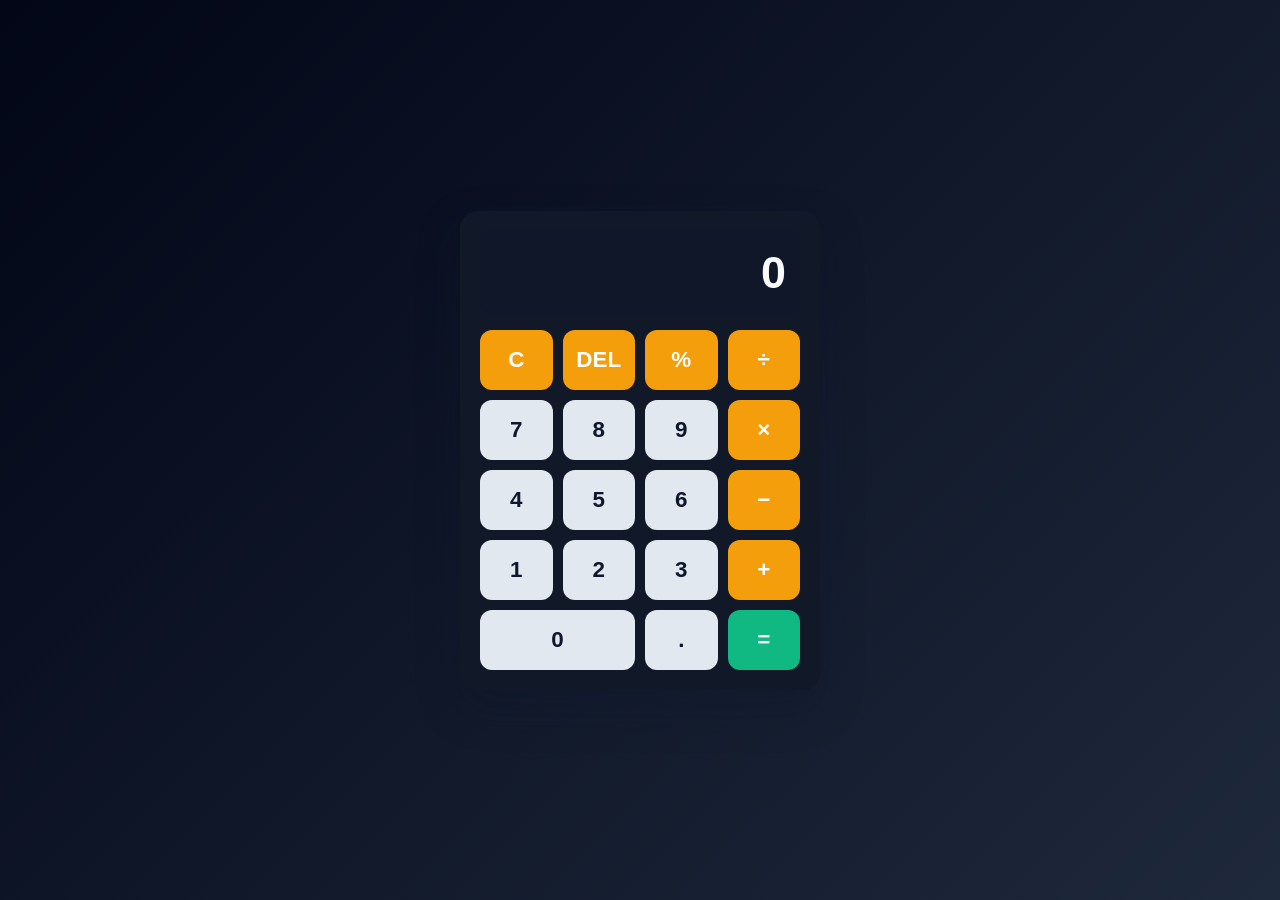
<file: index.html>
<!DOCTYPE html>
<html lang="en">
  <head>
    <meta charset="UTF-8" />
    <meta name="viewport" content="width=device-width, initial-scale=1.0" />
    <title>Calculator</title>
    <link rel="stylesheet" href="styles.css" />
  </head>
  <body>
    <div class="calculator">
      <div class="display" id="display" aria-live="polite">0</div>

      <div class="buttons">
        <button class="btn btn-operator" data-action="clear">C</button>
        <button class="btn btn-operator" data-action="delete">DEL</button>
        <button class="btn btn-operator" data-action="percent">%</button>
        <button class="btn btn-operator" data-action="operator" data-value="/">÷</button>

        <button class="btn" data-action="number" data-value="7">7</button>
        <button class="btn" data-action="number" data-value="8">8</button>
        <button class="btn" data-action="number" data-value="9">9</button>
        <button class="btn btn-operator" data-action="operator" data-value="*">×</button>

        <button class="btn" data-action="number" data-value="4">4</button>
        <button class="btn" data-action="number" data-value="5">5</button>
        <button class="btn" data-action="number" data-value="6">6</button>
        <button class="btn btn-operator" data-action="operator" data-value="-">−</button>

        <button class="btn" data-action="number" data-value="1">1</button>
        <button class="btn" data-action="number" data-value="2">2</button>
        <button class="btn" data-action="number" data-value="3">3</button>
        <button class="btn btn-operator" data-action="operator" data-value="+">+</button>

        <button class="btn btn-zero" data-action="number" data-value="0">0</button>
        <button class="btn" data-action="decimal">.</button>
        <button class="btn btn-equals" data-action="equals">=</button>
      </div>
    </div>

    <script src="script.js"></script>
  </body>
</html>
</file>
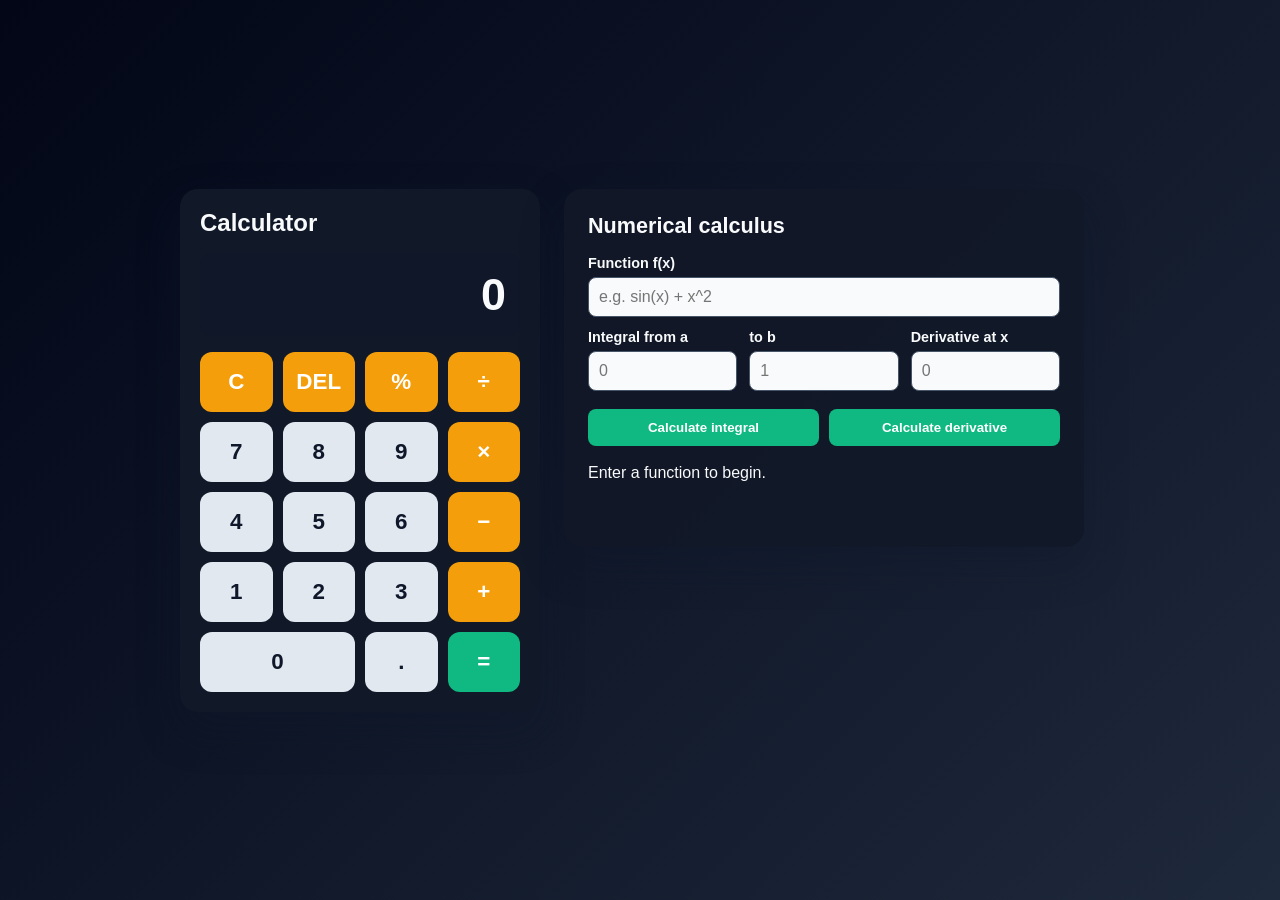
<file: Calculator/index.html>
<!DOCTYPE html>
<html lang="en">
  <head>
    <meta charset="UTF-8" />
    <meta name="viewport" content="width=device-width, initial-scale=1.0" />
    <title>Calculator</title>
    <link rel="stylesheet" href="styles.css" />
  </head>
  <body>
    <main class="calculator-page">
      <section class="calculator" aria-label="Basic calculator">
        <h1>Calculator</h1>
        <div class="display" id="display" aria-live="polite">0</div>

        <div class="buttons">
          <button class="btn btn-operator" data-action="clear">C</button>
          <button class="btn btn-operator" data-action="delete">DEL</button>
          <button class="btn btn-operator" data-action="percent">%</button>
          <button class="btn btn-operator" data-action="operator" data-value="/">÷</button>

          <button class="btn" data-action="number" data-value="7">7</button>
          <button class="btn" data-action="number" data-value="8">8</button>
          <button class="btn" data-action="number" data-value="9">9</button>
          <button class="btn btn-operator" data-action="operator" data-value="*">×</button>

          <button class="btn" data-action="number" data-value="4">4</button>
          <button class="btn" data-action="number" data-value="5">5</button>
          <button class="btn" data-action="number" data-value="6">6</button>
          <button class="btn btn-operator" data-action="operator" data-value="-">−</button>

          <button class="btn" data-action="number" data-value="1">1</button>
          <button class="btn" data-action="number" data-value="2">2</button>
          <button class="btn" data-action="number" data-value="3">3</button>
          <button class="btn btn-operator" data-action="operator" data-value="+">+</button>

          <button class="btn btn-zero" data-action="number" data-value="0">0</button>
          <button class="btn" data-action="decimal">.</button>
          <button class="btn btn-equals" data-action="equals">=</button>
        </div>
      </section>

      <section class="calculus" aria-label="Calculus calculator">
        <h2>Numerical calculus</h2>
        <label for="function-input">Function f(x)</label>
        <input id="function-input" type="text" placeholder="e.g. sin(x) + x^2" autocomplete="off" />

        <div class="calculus-grid">
          <div>
            <label for="lower-bound">Integral from a</label>
            <input id="lower-bound" type="number" step="any" placeholder="0" />
          </div>
          <div>
            <label for="upper-bound">to b</label>
            <input id="upper-bound" type="number" step="any" placeholder="1" />
          </div>
          <div>
            <label for="derivative-point">Derivative at x</label>
            <input id="derivative-point" type="number" step="any" placeholder="0" />
          </div>
        </div>

        <div class="calculus-actions">
          <button class="calculus-button" id="integral-button" type="button">Calculate integral</button>
          <button class="calculus-button" id="derivative-button" type="button">Calculate derivative</button>
        </div>
        <p class="calculus-result" id="calculus-result" aria-live="polite">Enter a function to begin.</p>
        <p class="calculus-error" id="calculus-error" role="alert" aria-live="assertive"></p>
      </section>
    </main>

    <script src="script.js"></script>
  </body>
</html>
</file>
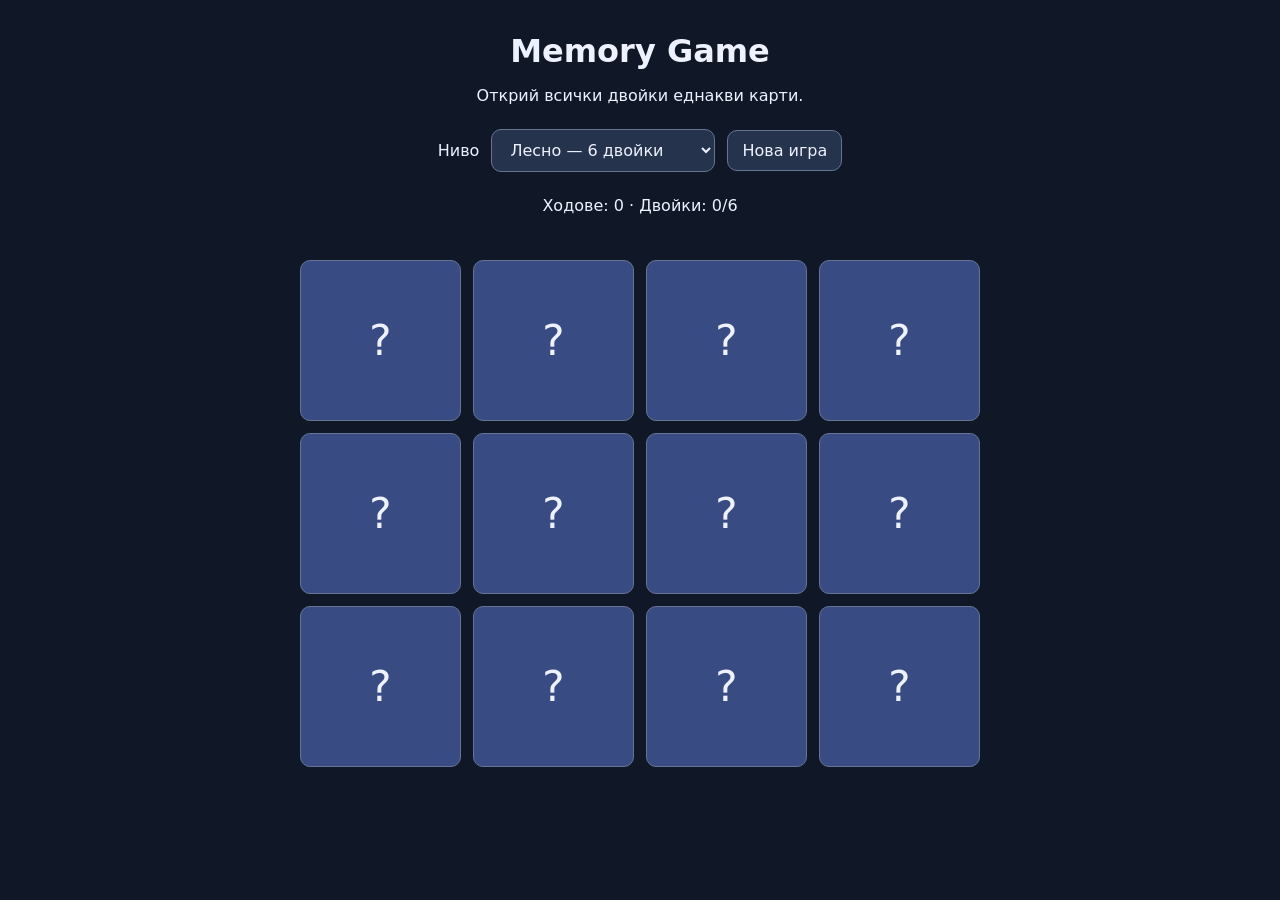
<file: Small/index.html>
<!doctype html>
<html lang="bg">
<head>
  <meta charset="utf-8">
  <meta name="viewport" content="width=device-width, initial-scale=1">
  <title>Memory Game</title>
  <link rel="stylesheet" href="styles.css">
  <script src="script.js" defer></script>
</head>
<body>
  <main>
    <h1>Memory Game</h1>
    <p>Открий всички двойки еднакви карти.</p>
    <div class="controls">
      <label for="level">Ниво</label>
      <select id="level">
        <option value="easy">Лесно — 6 двойки</option>
        <option value="hard">Трудно — 12 двойки</option>
      </select>
      <button id="restart" type="button">Нова игра</button>
    </div>
    <p id="status" role="status" aria-live="polite"></p>
    <div id="board" class="board" aria-label="Карти"></div>
  </main>
</body>
</html>
</file>
<file: styles.css>
:root {
  --bg: #0f172a;
  --panel: #111827;
  --display: #f8fafc;
  --button: #e2e8f0;
  --button-hover: #cbd5e1;
  --operator: #f59e0b;
  --operator-hover: #fbbf24;
  --equals: #10b981;
  --equals-hover: #34d399;
  --text: #0f172a;
  --shadow: rgba(15, 23, 42, 0.35);
}

* {
  box-sizing: border-box;
}

body {
  margin: 0;
  min-height: 100vh;
  display: grid;
  place-items: center;
  font-family: Arial, Helvetica, sans-serif;
  background: linear-gradient(135deg, #020617, #1e293b);
  color: var(--display);
}

.calculator {
  background: var(--panel);
  border-radius: 18px;
  padding: 20px;
  width: min(90vw, 360px);
  box-shadow: 0 18px 40px var(--shadow);
}

.display {
  min-height: 72px;
  margin-bottom: 16px;
  border-radius: 12px;
  background: rgba(15, 23, 42, 0.7);
  display: flex;
  align-items: center;
  justify-content: flex-end;
  padding: 16px 14px;
  font-size: clamp(2rem, 5vw, 2.8rem);
  font-weight: 700;
  overflow-x: auto;
  white-space: nowrap;
}

.buttons {
  display: grid;
  grid-template-columns: repeat(4, minmax(0, 1fr));
  gap: 10px;
}

.btn {
  border: none;
  border-radius: 12px;
  height: 60px;
  font-size: 1.4rem;
  font-weight: 700;
  background: var(--button);
  color: var(--text);
  cursor: pointer;
  transition: transform 0.15s ease, background 0.15s ease;
}

.btn:hover {
  background: var(--button-hover);
}

.btn:active {
  transform: scale(0.98);
}

.btn-operator {
  background: var(--operator);
  color: #fff;
}

.btn-operator:hover {
  background: var(--operator-hover);
}

.btn-equals {
  background: var(--equals);
  color: #fff;
}

.btn-equals:hover {
  background: var(--equals-hover);
}

.btn-zero {
  grid-column: span 2;
}
</file>
<file: Calculator/styles.css>
:root {
  --bg: #0f172a;
  --panel: #111827;
  --display: #f8fafc;
  --button: #e2e8f0;
  --button-hover: #cbd5e1;
  --operator: #f59e0b;
  --operator-hover: #fbbf24;
  --equals: #10b981;
  --equals-hover: #34d399;
  --text: #0f172a;
  --shadow: rgba(15, 23, 42, 0.35);
}

* {
  box-sizing: border-box;
}

body {
  margin: 0;
  min-height: 100vh;
  display: grid;
  place-items: center;
  font-family: Arial, Helvetica, sans-serif;
  background: linear-gradient(135deg, #020617, #1e293b);
  color: var(--display);
}

.calculator-page {
  display: grid;
  grid-template-columns: minmax(280px, 360px) minmax(320px, 520px);
  gap: 24px;
  align-items: start;
  width: min(94vw, 920px);
}

.calculator {
  background: var(--panel);
  border-radius: 18px;
  padding: 20px;
  width: 100%;
  box-shadow: 0 18px 40px var(--shadow);
}

h1,
h2 {
  margin: 0 0 16px;
}

h1 {
  font-size: 1.5rem;
}

.display {
  min-height: 72px;
  margin-bottom: 16px;
  border-radius: 12px;
  background: rgba(15, 23, 42, 0.7);
  display: flex;
  align-items: center;
  justify-content: flex-end;
  padding: 16px 14px;
  font-size: clamp(2rem, 5vw, 2.8rem);
  font-weight: 700;
  overflow-x: auto;
  white-space: nowrap;
}

.buttons {
  display: grid;
  grid-template-columns: repeat(4, minmax(0, 1fr));
  gap: 10px;
}

.btn {
  border: none;
  border-radius: 12px;
  height: 60px;
  font-size: 1.4rem;
  font-weight: 700;
  background: var(--button);
  color: var(--text);
  cursor: pointer;
  transition: transform 0.15s ease, background 0.15s ease;
}

.btn:hover {
  background: var(--button-hover);
}

.btn:active {
  transform: scale(0.98);
}

.btn-operator {
  background: var(--operator);
  color: #fff;
}

.btn-operator:hover {
  background: var(--operator-hover);
}

.btn-equals {
  background: var(--equals);
  color: #fff;
}

.btn-equals:hover {
  background: var(--equals-hover);
}

.btn-zero {
  grid-column: span 2;
}

.calculus {
  background: rgba(17, 24, 39, 0.94);
  border-radius: 18px;
  padding: 24px;
  box-shadow: 0 18px 40px var(--shadow);
}

.calculus h2 {
  font-size: 1.35rem;
}

.calculus label {
  display: block;
  margin: 12px 0 6px;
  font-size: 0.9rem;
  font-weight: 700;
}

.calculus input {
  width: 100%;
  border: 1px solid #475569;
  border-radius: 8px;
  padding: 10px;
  background: #f8fafc;
  color: var(--text);
  font: inherit;
}

.calculus-grid {
  display: grid;
  grid-template-columns: repeat(3, 1fr);
  gap: 12px;
}

.calculus-actions {
  display: flex;
  gap: 10px;
  margin-top: 18px;
}

.calculus-button {
  flex: 1;
  border: 0;
  border-radius: 8px;
  padding: 11px;
  background: var(--equals);
  color: #fff;
  font-weight: 700;
  cursor: pointer;
}

.calculus-button:hover {
  background: var(--equals-hover);
}

.calculus-result,
.calculus-error {
  min-height: 1.3em;
  margin: 18px 0 0;
}

.calculus-error {
  color: #fca5a5;
}

@media (max-width: 760px) {
  .calculator-page {
    grid-template-columns: 1fr;
    margin: 20px 0;
  }
}

@media (max-width: 480px) {
  .calculus-grid {
    grid-template-columns: 1fr;
    gap: 0;
  }

  .calculus-actions {
    flex-direction: column;
  }
}
</file>
<file: Small/styles.css>
:root { color-scheme: dark; font-family: system-ui, sans-serif; }
* { box-sizing: border-box; }
body { margin: 0; min-height: 100vh; background: #101827; color: #eef2ff; padding: 32px 16px; }
main { max-width: 680px; margin: auto; text-align: center; }
h1 { margin: 0 0 12px; }
.controls { display: flex; flex-wrap: wrap; align-items: center; justify-content: center; gap: 12px; margin: 24px 0; }
button, select { font: inherit; border: 1px solid #657493; border-radius: 10px; padding: 10px 14px; background: #25334c; color: inherit; }
button { cursor: pointer; }
button:focus-visible, select:focus-visible { outline: 3px solid #fbbf24; outline-offset: 3px; }
#status { min-height: 48px; }
.board { display: grid; grid-template-columns: repeat(4, 1fr); gap: 12px; }
.board.hard { grid-template-columns: repeat(6, 1fr); }
.card { aspect-ratio: 1; padding: 0; font-size: clamp(24px, 5vw, 42px); background: #394b83; transition: background .15s; }
.card:hover:not(:disabled) { background: #4b62a8; }
.card.revealed { background: #f1f5f9; color: #182236; }
.card.matched { background: #166348; opacity: 1; }
@media (max-width: 480px) { .board.hard { grid-template-columns: repeat(4, 1fr); } .board { gap: 8px; } }
</file>
